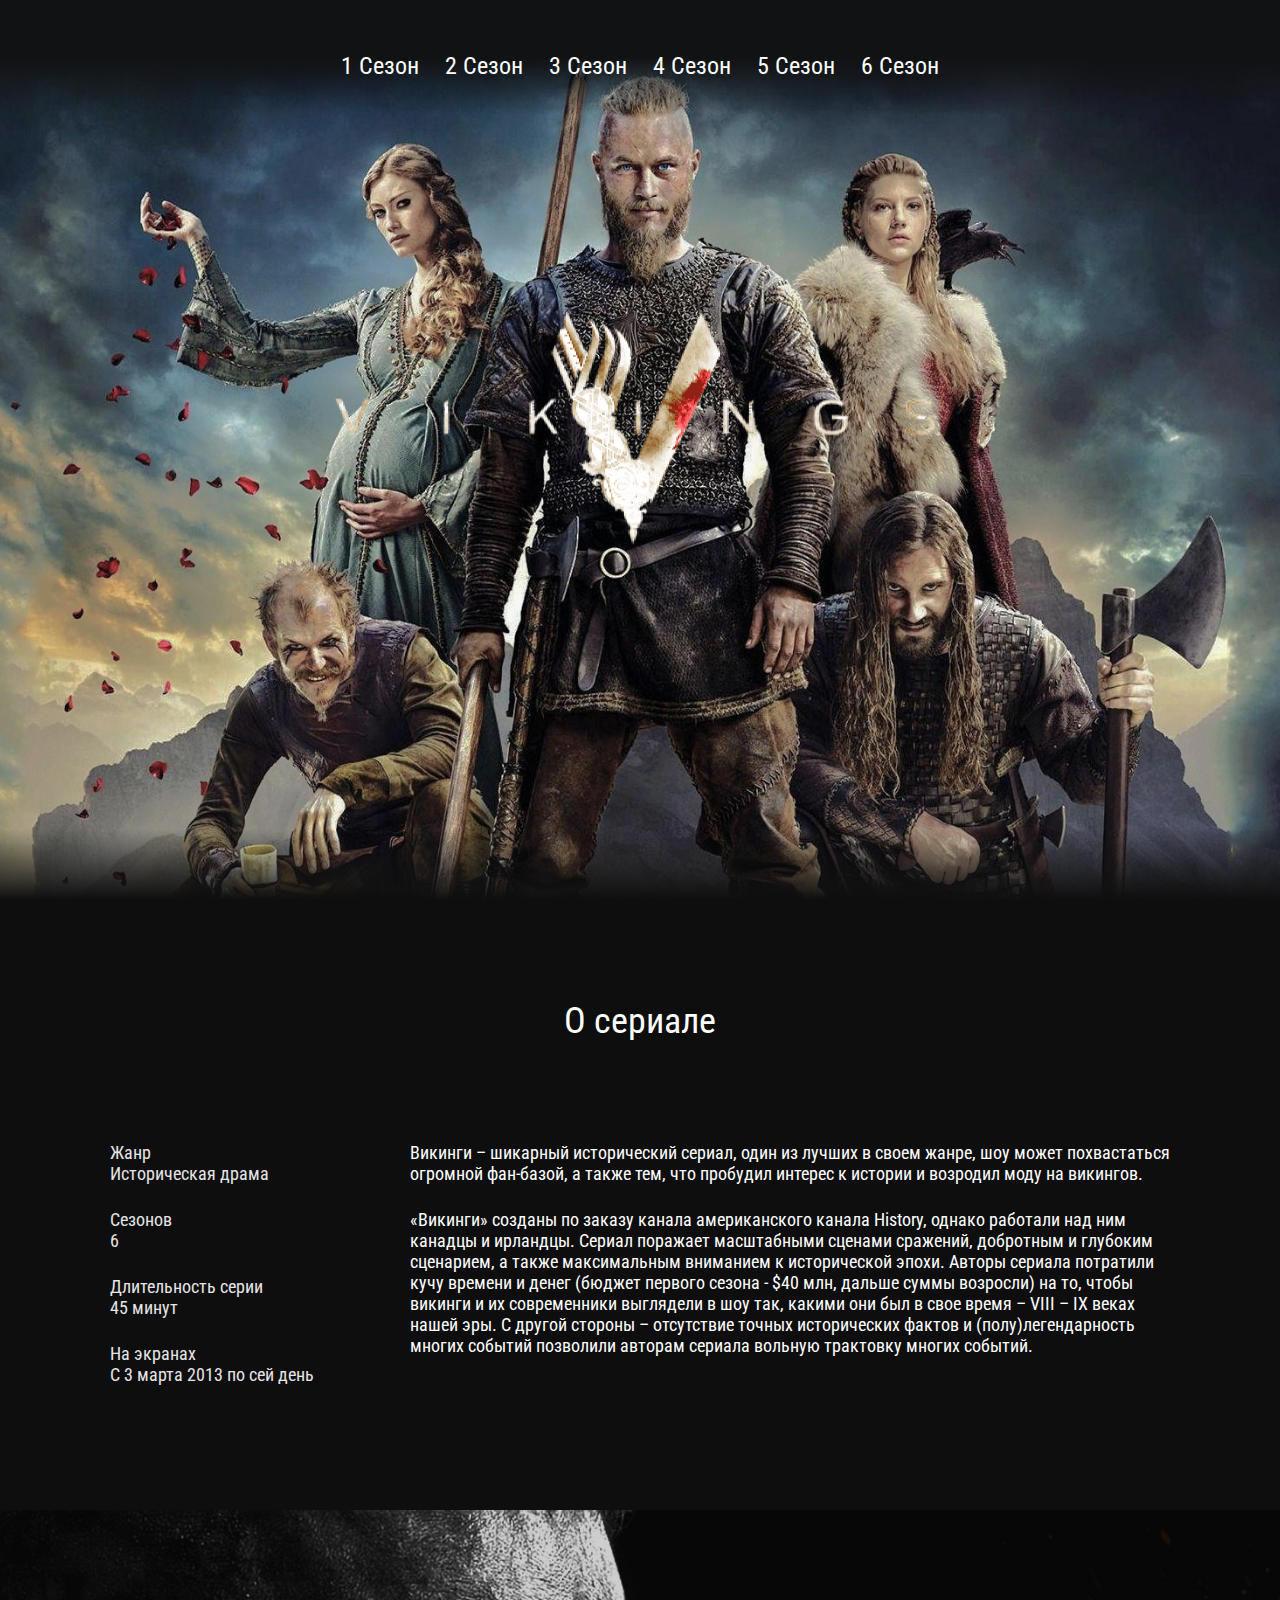
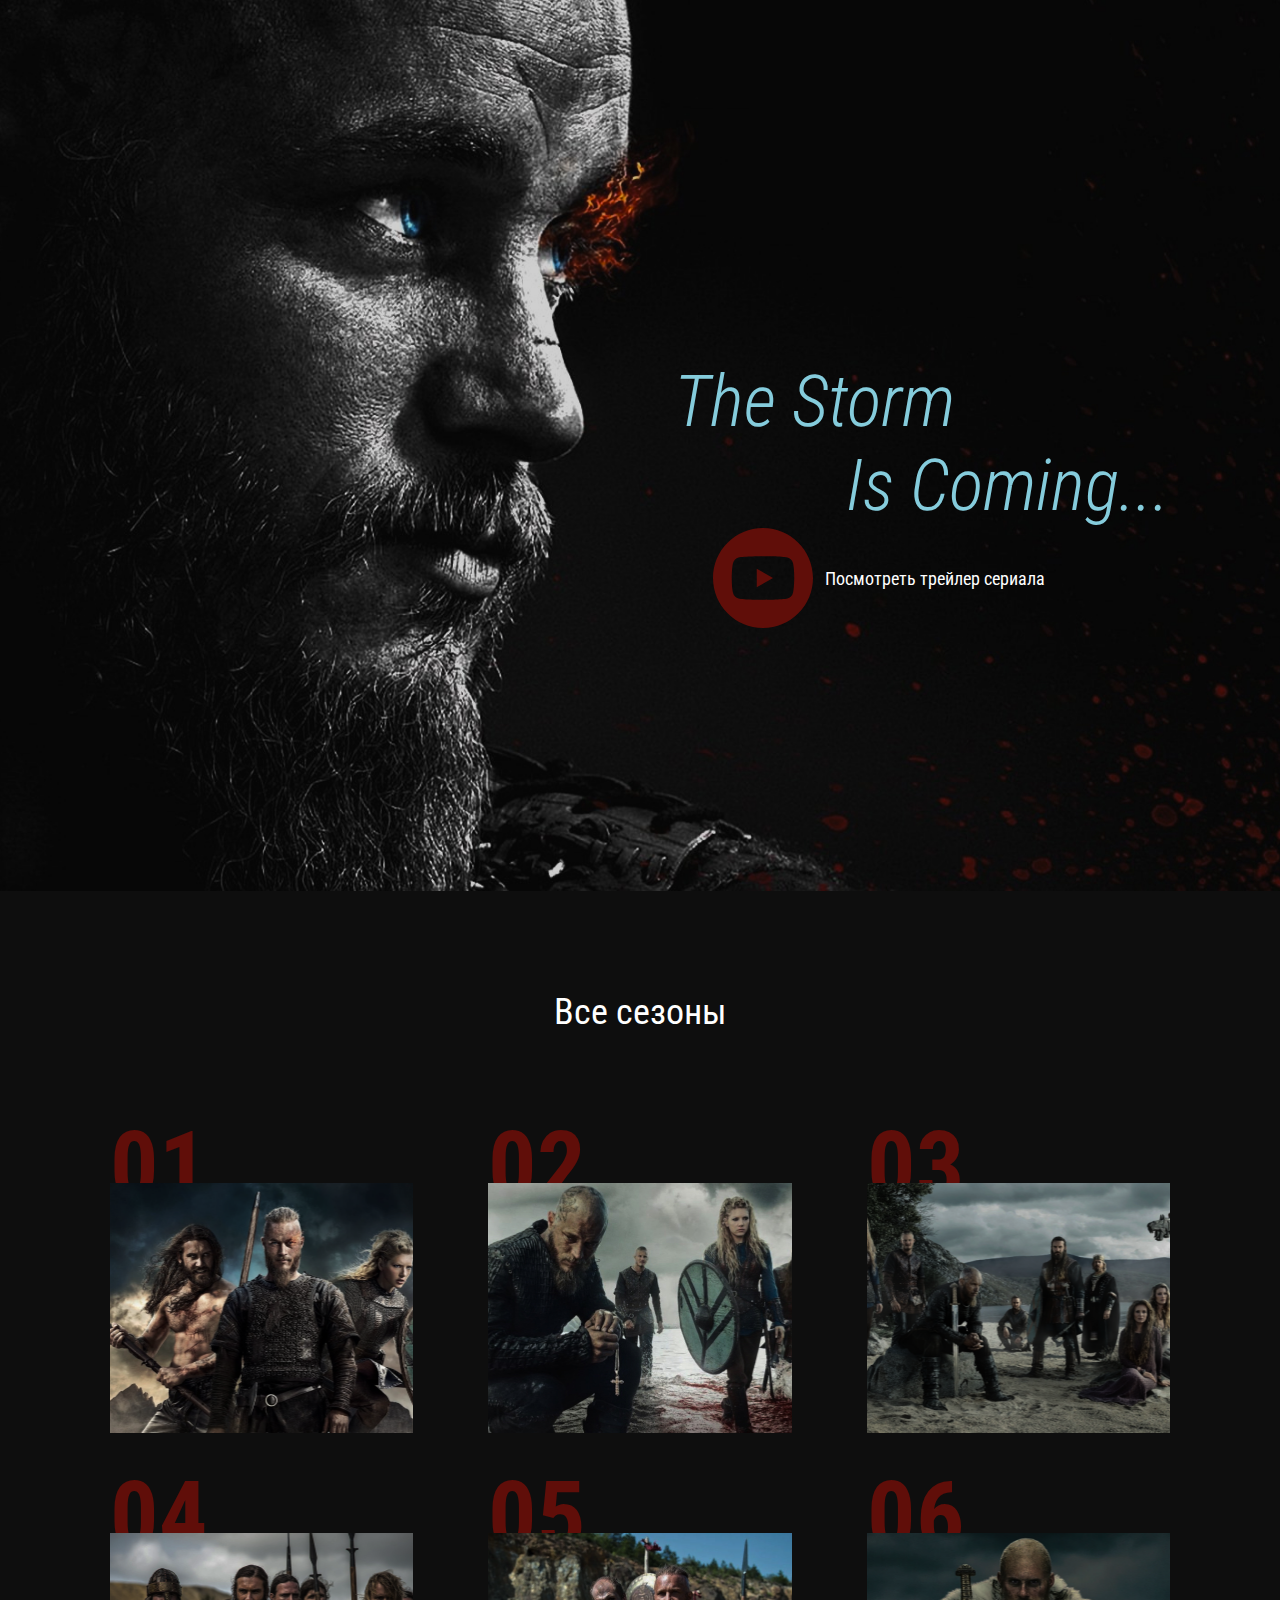
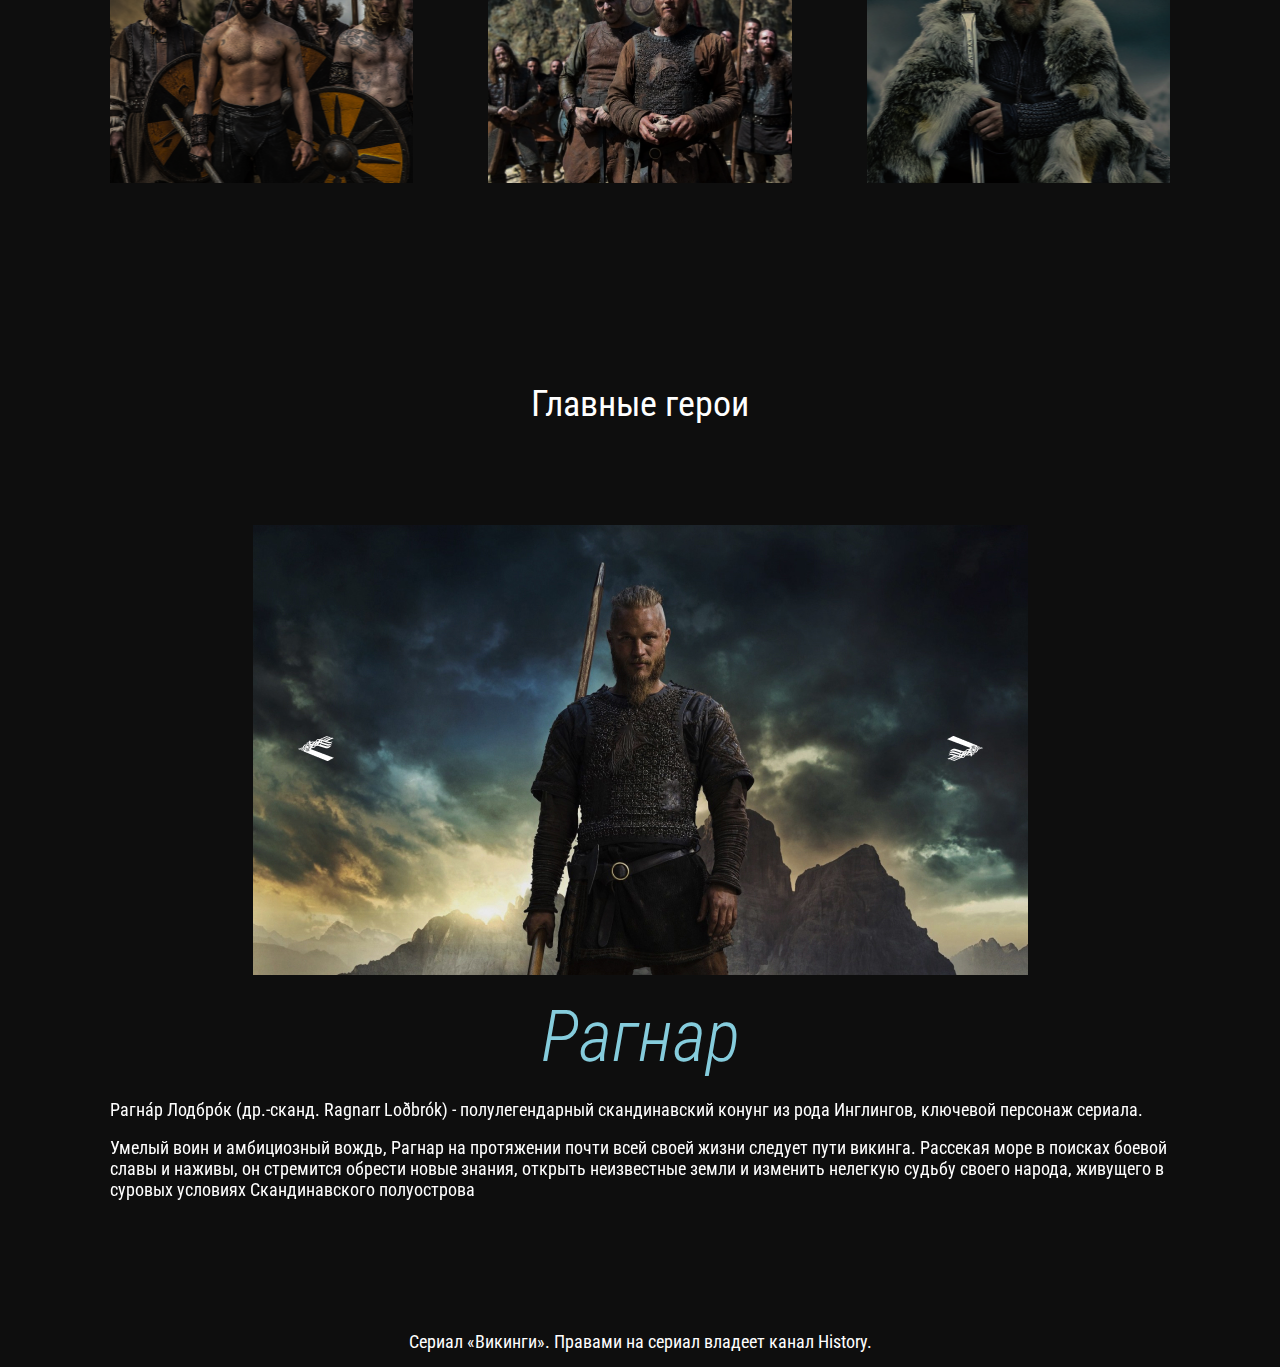
<file: index.html>
<!DOCTYPE html>
<html lang="ru"> <!-- Язык содержимого на странице -->
<head>
  <meta charset="UTF-8"> <!-- Кодировка символов -->
  <meta name="viewport" content="width=device-width, initial-scale=1.0">
  <meta http-equiv="X-UA-Compatible" content="ie=edge">
  <title>Document</title> <!-- Название  страницы -->
  <link href="https://fonts.googleapis.com/css2?family=Roboto+Condensed:ital,wght@0,400;0,700;1,300&display=swap" rel="stylesheet"> <!-- Подключение шрифтов из Google Fonts -->
  <link rel="stylesheet" href="css/reset.css">
  <link rel="stylesheet" href="css/slick.css">
  <link rel="stylesheet" href="css/jquery.fancybox.css"> <!-- Подключение fancybox, youtube плеер -->
  <link rel="stylesheet" href="css/style.css"> <!-- Подключение css -->
</head>
<body>
  <header class="header"> 
    <nav class="menu">
      <button class="menu__btn"></button>
      <ul class="menu__list">
        <li class="menu__list-item"> 
          <a class="menu__list-link" href="season1.html">1 Сезон</a>
        </li>
        <li class="menu__list-item">
          <a class="menu__list-link" href="#">2 Сезон</a> 
        </li>
        <li class="menu__list-item">
          <a class="menu__list-link" href="#">3 Сезон</a> 
        </li>
        <li class="menu__list-item">
          <a class="menu__list-link" href="#">4 Сезон</a>
        </li>
        <li class="menu__list-item"> 
          <a class="menu__list-link" href="#">5 Сезон</a>
        </li>
        <li class="menu__list-item">
          <a class="menu__list-link" href="#">6 Сезон</a> 
        </li>
      </ul>
    </nav>
    <div class="logo">
      <img class="logo__img" src="images/logo.png" alt="Логотип">
    </div>
 </header>

 <section class="about section-page">
   <div class="container">
     <h3 class="title">
       О сериале
      </h3>
      <div class="about__inner">
        <ul class="about__info">
          <li class="about__info-item">
            Жанр
            <span>Историческая драма</span> 
          </li>
          <li class="about__info-item">
            Сезонов
            <span>6</span>
          </li>
          <li class="about__info-item">
            Длительность серии
            <span>45 минут</span> 
          </li>
          <li class="about__info-item"> 
            На экранах
            <span>С 3 марта 2013 по сей день</span>
          </li>
        </ul>
        <div class="about__text"> 
          <p>
            Викинги – шикарный исторический сериал, один из лучших в своем жанре, шоу может похвастаться огромной фан-базой, а также тем, что пробудил интерес к истории и возродил моду на викингов.
          </p>
          <p> 
            «Викинги» созданы по заказу канала американского канала History, однако работали над ним канадцы и ирландцы. Сериал поражает масштабными сценами сражений, добротным и глубоким сценарием, а также максимальным вниманием к исторической эпохи. Авторы сериала потратили кучу времени и денег (бюджет первого сезона - $40 млн, дальше суммы возросли) на то, чтобы викинги и их современники выглядели в шоу так, какими они был в свое время – VIII – IX веках нашей эры. С другой стороны – отсутствие точных исторических фактов и (полу)легендарность многих событий позволили авторам сериала вольную трактовку многих событий.
          </p>
        </div>  
      </div>
    </div> 
  </section>
  
  <section class="video">
    <div class="container">
      <h3 class="video__text">
        <span>The Storm</span>
        Is Coming...
      </h3>
      <a class="video__btn" data-fancybox href="https://www.youtube.com/watch?v=BPo5XgNOQYw">Посмотреть трейлер сериала</a>
    </div>    
  </section>
  
  <section class="seasons section-page">
    <div class="container">
      <h3 class="title">Все сезоны</h3>
      <ol class="seasons__inner">
        <li class="seasons__item"  style="background-image: url(./images/season1.png);">
          <a href="season1.html" class="seasons__link">Смотреть</a>
        </li>
        <li class="seasons__item" style="background-image: url(./images/season2.jpg);">
          <a href="" class="seasons__link">Смотреть</a>
        </li>
        <li class="seasons__item" style="background-image: url(./images/season3.png);">
          <a href="" class="seasons__link">Смотреть</a>
        </li>
        <li class="seasons__item" style="background-image: url(./images/season4.png);">
          <a href="" class="seasons__link">Смотреть</a>
        </li>
        <li class="seasons__item" style="background-image: url(./images/season5.png);">
          <a href="" class="seasons__link">Смотреть</a>
        </li>
        <li class="seasons__item" style="background-image: url(./images/season6.png);">
          <a href="" class="seasons__link">Смотреть</a>
        </li>
      </ol>
    </div>

  </section>

  <section class="hero section-page">
    <div class="container">
      <h3 class="title">Главные герои</h3>
      <div class="heroes__inner">
        <div class="heroes__slider-img">
          <img src="./images/hero1.jpg" alt="" class="heroes__images">
          <img src="./images/hero1.jpg" alt="" class="heroes__images">
          <img src="./images/hero1.jpg" alt="" class="heroes__images">
        </div>
        <div class="heroes__text">
          <div class="heroes__slider-text">
            <h4 class="heroes__name">Рагнар</h4>
            <p>Рагна́р Лодбро́к (др.-сканд. Ragnarr Loðbrók) - полулегендарный скандинавский конунг из рода Инглингов, ключевой персонаж сериала.</p>
            <p>Умелый воин и амбициозный вождь, Рагнар на протяжении почти всей своей жизни следует пути викинга. Рассекая море в поисках боевой славы и наживы, он стремится обрести новые знания, открыть неизвестные земли и изменить нелегкую судьбу своего народа, живущего в суровых условиях Скандинавского полуострова</p>
          </div>
          <div class="heroes__slider-text">
            <h4 class="heroes__name">Рагнар2</h4>
            <p>Рагна́р Лодбро́к (др.-сканд. Ragnarr Loðbrók) - полулегендарный скандинавский конунг из рода Инглингов, ключевой персонаж сериала.</p>
            <p>Умелый воин и амбициозный вождь, Рагнар на протяжении почти всей своей жизни следует пути викинга. Рассекая море в поисках боевой славы и наживы, он стремится обрести новые знания, открыть неизвестные земли и изменить нелегкую судьбу своего народа, живущего в суровых условиях Скандинавского полуострова</p>
          </div>
          <div class="heroes__slider-text">
            <h4 class="heroes__name">Рагнар3</h4>
            <p>Рагна́р Лодбро́к (др.-сканд. Ragnarr Loðbrók) - полулегендарный скандинавский конунг из рода Инглингов, ключевой персонаж сериала.</p>
            <p>Умелый воин и амбициозный вождь, Рагнар на протяжении почти всей своей жизни следует пути викинга. Рассекая море в поисках боевой славы и наживы, он стремится обрести новые знания, открыть неизвестные земли и изменить нелегкую судьбу своего народа, живущего в суровых условиях Скандинавского полуострова</p>
          </div>
        </div>
      </div>
    </div>
  </section>

  <footer class="footer">
    <div class="container">
      <div class="copy">Сериал «Викинги». Правами на сериал владеет канал History.</div>
    </div>
  </footer>

  

  <script src="https://ajax.googleapis.com/ajax/libs/jquery/3.4.1/jquery.min.js"></script>
  <script src="js/slick.min.js"></script>
  <script src="js/jquery.fancybox.min.js"></script>
  <script src="js/main.js"></script> 
  <!-- Подключение Js -->
</body>
</html>
</file>
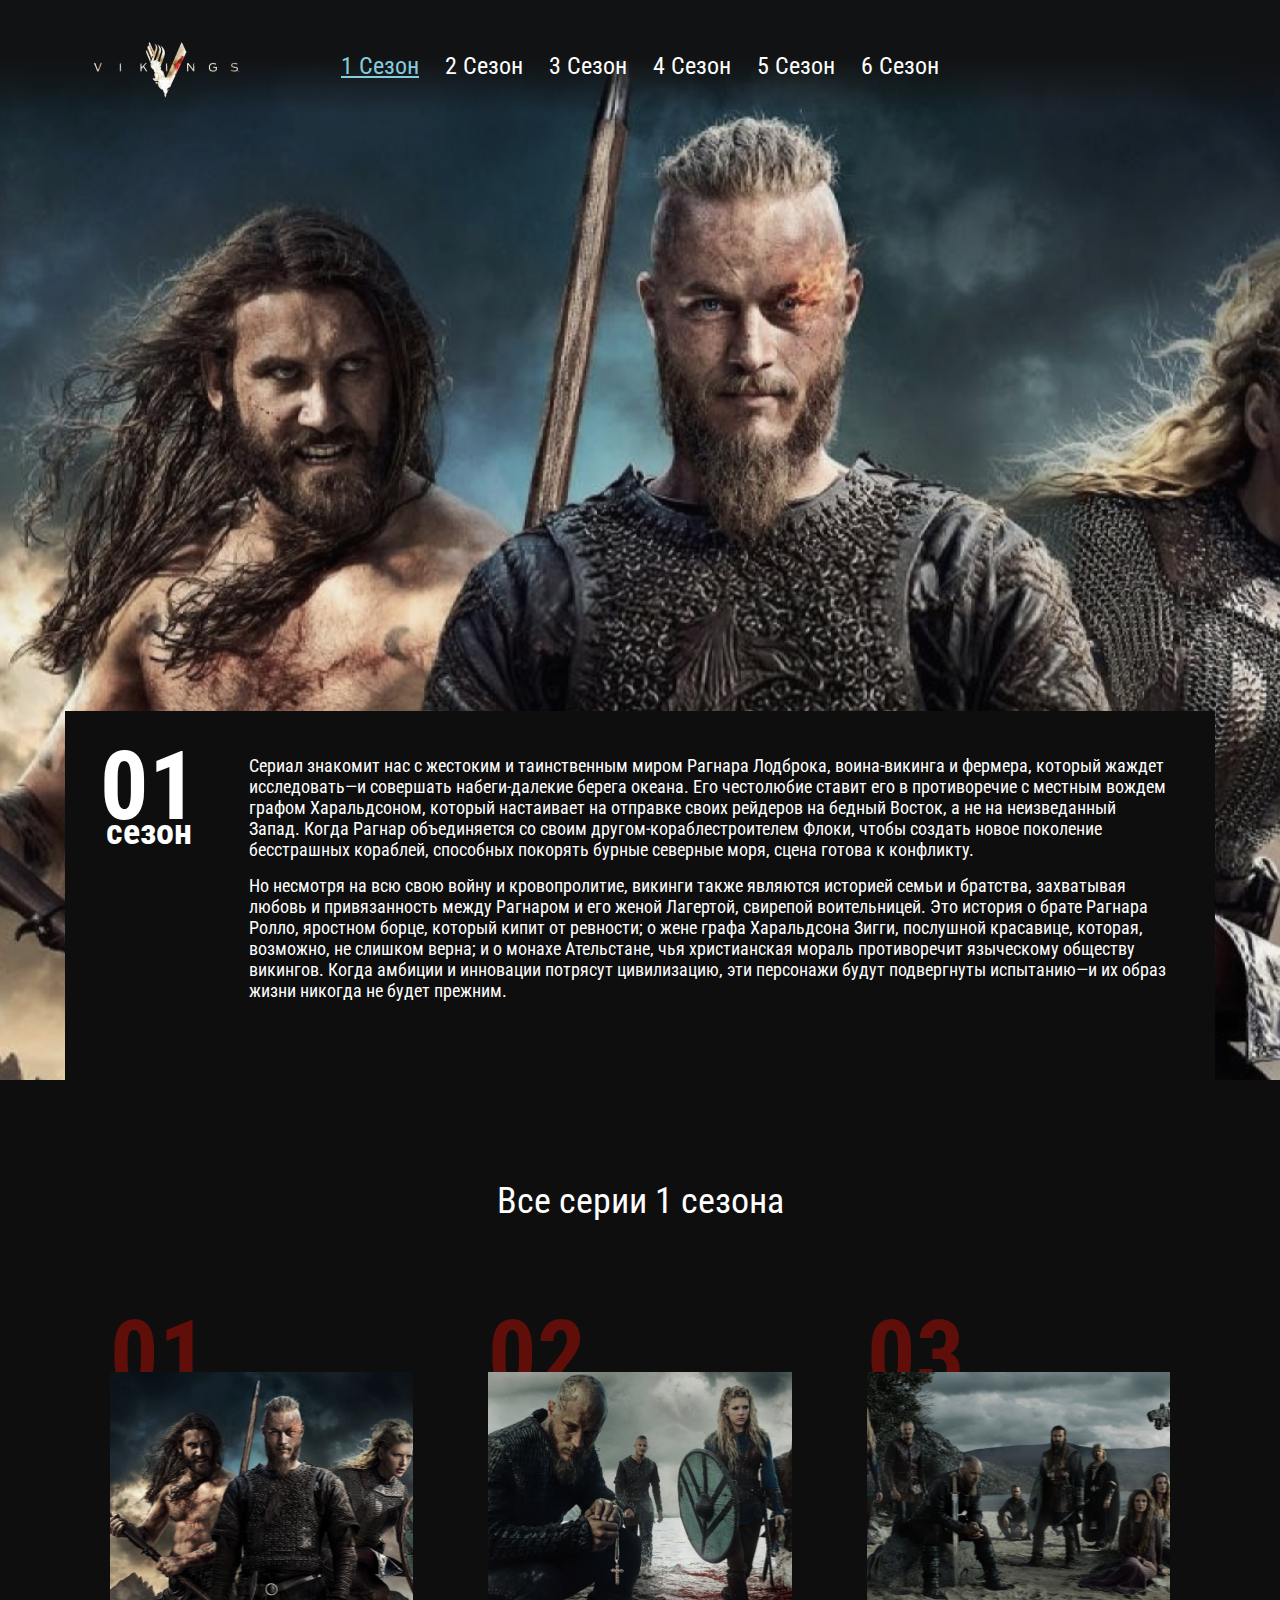
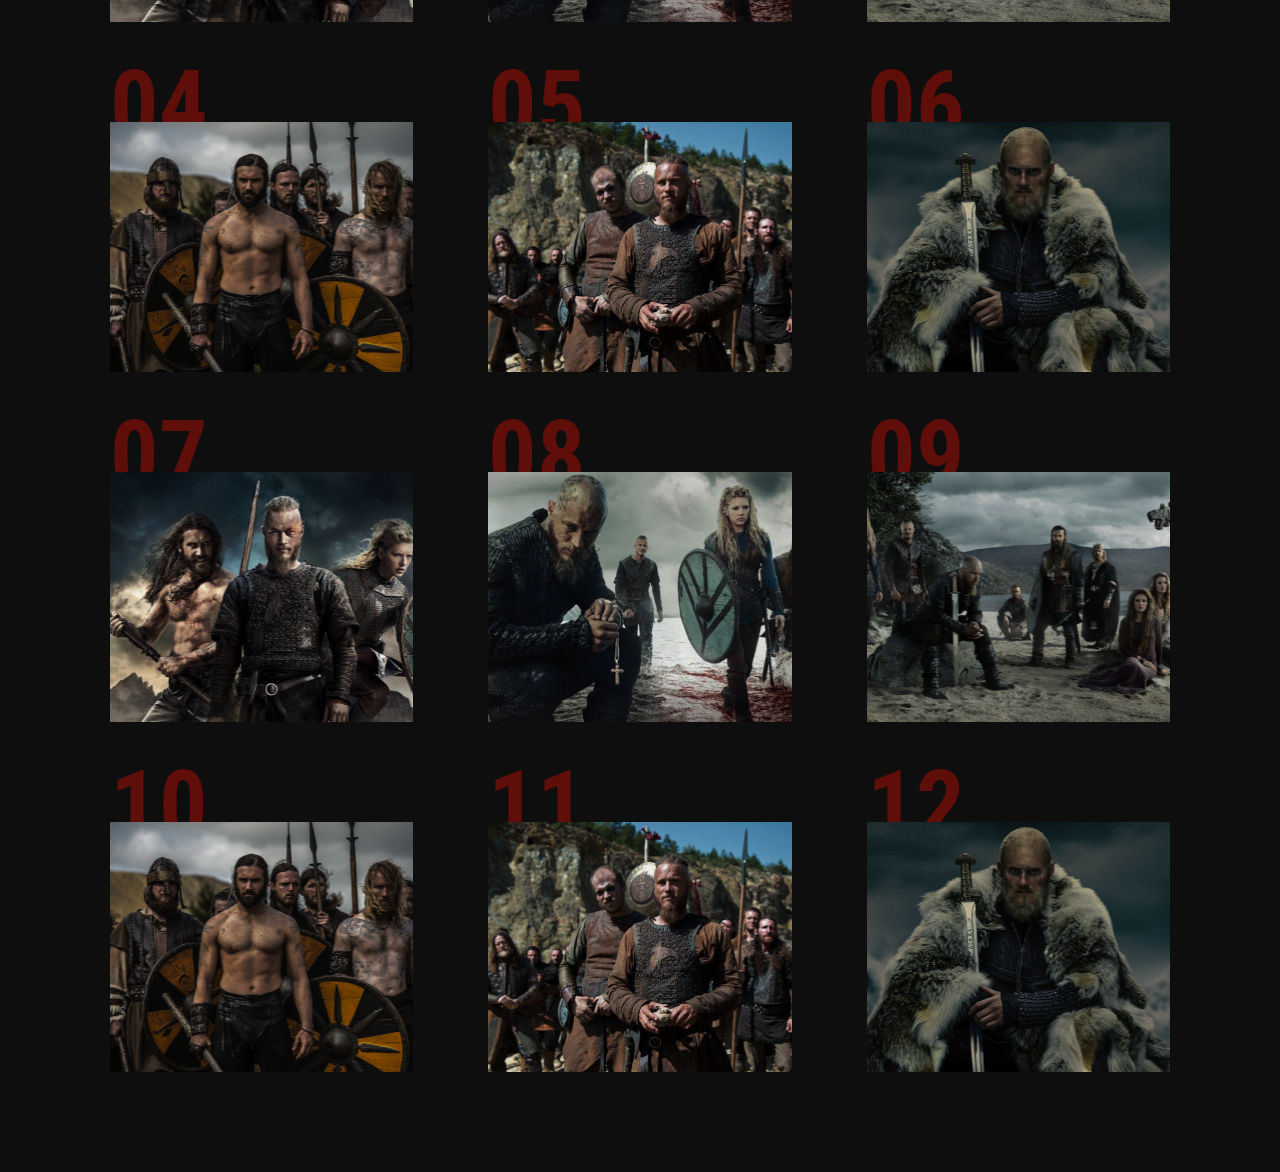
<file: season1.html>
<!DOCTYPE html>
<html lang="ru"> <!-- Язык содержимого на странице -->
<head>
  <meta charset="UTF-8"> <!-- Кодировка символов -->
  <meta name="viewport" content="width=device-width, initial-scale=1.0">
  <meta http-equiv="X-UA-Compatible" content="ie=edge">
  <title>Document</title> <!-- Название  страницы -->
  <link href="https://fonts.googleapis.com/css2?family=Roboto+Condensed:ital,wght@0,400;0,700;1,300&display=swap" rel="stylesheet"> <!-- Подключение шрифтов из Google Fonts -->
  <link rel="stylesheet" href="css/reset.css">
  <link rel="stylesheet" href="css/slick.css">
  <link rel="stylesheet" href="css/jquery.fancybox.css"> <!-- Подключение fancybox, youtube плеер -->
  <link rel="stylesheet" href="css/style.css"> <!-- Подключение css -->
</head>
<body>

  <header class="page-header">
    <nav class="menu"> 
      <button class="menu__btn"></button>
      <div class="menu__container">
        <a href="index.html" class="page-logo">
          <img src="./images/page-logo.png" alt="">
        </a>
        <ul class="menu__list"> 
          <li class="menu__list-item"> 
            <a class="menu__list-link menu__list-link--active" href="season1.html">1 Сезон</a> 
          </li>
          <li class="menu__list-item"> 
            <a class="menu__list-link" href="#">2 Сезон</a> 
          </li>
          <li class="menu__list-item">
            <a class="menu__list-link" href="#">3 Сезон</a> 
          </li>
          <li class="menu__list-item"> 
            <a class="menu__list-link" href="#">4 Сезон</a> 
          </li>
          <li class="menu__list-item"> 
            <a class="menu__list-link" href="#">5 Сезон</a>
          </li>
          <li class="menu__list-item">
            <a class="menu__list-link" href="#">6 Сезон</a> 
          </li>
        </ul>
      </div>
    </nav>
    <div class="season__info">
      <div class="season__info-num">
        01 <span>сезон</span>
      </div>
      <div class="season__info-text">
        <p>Сериал знакомит нас с жестоким и таинственным миром Рагнара Лодброка, воина-викинга и фермера, который жаждет исследовать—и совершать набеги-далекие берега океана. Его честолюбие ставит его в противоречие с местным вождем графом Харальдсоном, который настаивает на отправке своих рейдеров на бедный Восток, а не на неизведанный Запад. Когда Рагнар объединяется со своим другом-кораблестроителем Флоки, чтобы создать новое поколение бесстрашных кораблей, способных покорять бурные северные моря, сцена готова к конфликту.</p>
        <p>Но несмотря на всю свою войну и кровопролитие, викинги также являются историей семьи и братства, захватывая любовь и привязанность между Рагнаром и его женой Лагертой, свирепой воительницей. Это история о брате Рагнара Ролло, яростном борце, который кипит от ревности; о жене графа Харальдсона Зигги, послушной красавице, которая, возможно, не слишком верна; и о монахе Ательстане, чья христианская мораль противоречит языческому обществу викингов. Когда амбиции и инновации потрясут цивилизацию, эти персонажи будут подвергнуты испытанию—и их образ жизни никогда не будет прежним.</p>
      </div>
    </div>
  </header> 

  <section class="seasons section-page">
    <div class="container">
      <h3 class="title">Все серии 1 сезона</h3>
      <ol class="seasons__inner">
        <li class="seasons__item"  style="background-image: url(./images/season1.png);">
          <a data-fancybox="gallery" href="https://www.youtube.com/watch?v=BPo5XgNOQYw?autoplay=0" class="seasons__link">Смотреть</a>
        </li>
        <li class="seasons__item" style="background-image: url(./images/season2.jpg);">
          <a data-fancybox="gallery" href="https://www.youtube.com/watch?v=BPo5XgNOQYw?autoplay=0" class="seasons__link">Смотреть</a>
        </li>
        <li class="seasons__item" style="background-image: url(./images/season3.png);">
          <a data-fancybox="gallery" href="https://www.youtube.com/watch?v=BPo5XgNOQYw?autoplay=0" class="seasons__link">Смотреть</a>
        </li>
        <li class="seasons__item" style="background-image: url(./images/season4.png);">
          <a data-fancybox="gallery" href="https://www.youtube.com/watch?v=BPo5XgNOQYw?autoplay=0" class="seasons__link">Смотреть</a>
        </li>
        <li class="seasons__item" style="background-image: url(./images/season5.png);">
          <a data-fancybox="gallery" href="https://www.youtube.com/watch?v=BPo5XgNOQYw?autoplay=0" class="seasons__link">Смотреть</a>
        </li>
        <li class="seasons__item" style="background-image: url(./images/season6.png);">
          <a data-fancybox="gallery" href="https://www.youtube.com/watch?v=BPo5XgNOQYw?autoplay=0" class="seasons__link">Смотреть</a>
        </li>
        <li class="seasons__item" style="background-image: url(./images/season1.png);">
          <a data-fancybox="gallery" href="https://www.youtube.com/watch?v=BPo5XgNOQYw?autoplay=0" class="seasons__link">Смотреть</a>
        </li>
        <li class="seasons__item" style="background-image: url(./images/season2.jpg);">
          <a data-fancybox="gallery" href="https://www.youtube.com/watch?v=BPo5XgNOQYw?autoplay=0" class="seasons__link">Смотреть</a>
        </li>
        <li class="seasons__item" style="background-image: url(./images/season3.png);">
          <a data-fancybox="gallery" href="https://www.youtube.com/watch?v=BPo5XgNOQYw?autoplay=0" class="seasons__link">Смотреть</a>
        </li>
        <li class="seasons__item" style="background-image: url(./images/season4.png);">
          <a data-fancybox="gallery" href="https://www.youtube.com/watch?v=BPo5XgNOQYw?autoplay=0" class="seasons__link">Смотреть</a>
        </li>
        <li class="seasons__item" style="background-image: url(./images/season5.png);">
          <a data-fancybox="gallery" href="https://www.youtube.com/watch?v=BPo5XgNOQYw?autoplay=0" class="seasons__link">Смотреть</a>
        </li>
        <li class="seasons__item" style="background-image: url(./images/season6.png);">
          <a data-fancybox="gallery" href="https://www.youtube.com/watch?v=BPo5XgNOQYw?autoplay=0" class="seasons__link">Смотреть</a>
        </li>
      </ol>
    </div>
  </section>





  <script src="https://ajax.googleapis.com/ajax/libs/jquery/3.4.1/jquery.min.js"></script>
  <script src="js/slick.min.js"></script>
  <script src="js/jquery.fancybox.min.js"></script>
  <script src="js/main.js"></script> <!-- Подключение Js -->
</body>
</html>
</file>
<file: css/style.css>
*{
	box-sizing: border-box; /*Запрещает изменение размеров блоков изза padding и border*/
}

body{
	background-color: #0E0E0E; /*Задаем основной фоновый цвета сайта, смотря на макет*/
	color: #fff; /*Задаем основной цвет шрифта для всего сайта (позже в определенный текст стилизуется отдельно)*/
	font-family: 'Roboto Condensed', sans-serif; /*Задаем шрифт для всего сайта(Google Fonts)*/
	font-weight: 400px; /*Жирность шрифта для всего текта на сайте(позже в определенный текст стилизуется отдельно)*/
	font-size: 18px; /*Размер шрифта для всего текта на сайте(позже в определенный текст стилизуется отдельно)*/
	line-height: 21px; /*Высота строки для всего текта на сайте(позже в определенный текст стилизуется отдельно)*/
}

a{
	color: inherit; /*Цвет наследуется(inherit) от предка(смотри color в body)*/
	text-decoration: none; /*Отключаем текстовую декорацию*/
}

.container{
	max-width: 1080px;
	padding: 0 10px;
	margin: 0 auto;
}
.container__two{
	width: 1220px;
	margin: 0 auto;
	padding: 0 10px;
}

.section-page{
	padding: 100px;
}

.title{
	text-align: center;
	margin-bottom: 100px;
	font-size: 36px;
	line-height: 42px;
	font-weight:400; 
}

ul{
	list-style: none; /*Отключаем декорацию для маркированого списка*/
}

.header{
	background-image: url(../images/header-bg.jpg); /*Фоновая картинка*/
	height: 100vh; /*Высота 100vh = 100% высоты окна браузера*/
	background-repeat: no-repeat; /*Запрещает картинке размножаться*/
	background-size: cover; /*Позволяет картинке масштабироваться при уменшении окна браузера*/
	background-position: center 50px; /*Позиционируем фоновую картнку по центру и смещаем на 50px вниз из-за градиента*/
	text-align: center; /*Выравниваем текст и логотип(?) по центру*/
	position: relative; /*".header::after" абсолютно спозиционирован относительно ".header"*/
}

.header::after{ /*Псевдо элемент*/
	content: ""; /*Обязательная строчка для псевдо элемента*/
	position: absolute; /*".header::after" абсолютно спозиционирован относительно ".header"*/
	height: 71px; /*Высота градиента*/
	bottom: 0; /*Отступ снизу*/
	left: 0; /*Отступ слева*/
	width: 100%; /*Ширина на всю ширину сайта*/
	background: linear-gradient(180deg, #0E0E0E 0%, rgba(17, 17, 17, 0.850295) 16.53%, rgba(32, 31, 33, 0) 100%); /*Вставили градиент из Figma*/
	transform: rotate(180deg); /*Повернули градиент на 180 градусов*/
}

.menu{
	padding: 50px 0 50px; /*Отступы(внутренние) от границ элемента*/
	background: linear-gradient(180deg, #111213 0%, #111213 43.62%, rgba(32, 31, 33, 0) 86.33%); /*Вставили градиент из Figma*/
}

.menu__btn {
	display: none;
}

.menu__list{
	display: flex; /*Все пункты нашего списка встали в ряд*/
	justify-content: center; /*Выравнивает контент по центру страницы(не текст, а контент)*/
}

.menu__list-item{
	padding: 0 13px; /*Сделали отступы между сезонами/Отступы(внутренние) от границ элемента(тут можно было и margin, или для ссылки тоже margin(НЕ padding))*/
}

.menu__list-link{
	font-size: 36px; /*Размер шрифта*/
	line-height: 42px; /*Высота строки*/
}

.menu__list-link:hover,
.menu__list-link--active{ /*Состояние текста(ссылки) при навелении на него курсором*/
	color: #85CCDC; /*Цвет текста при наведении на ссылку*/
	text-decoration: underline; /*Тестовая декорация (нижнее подчеркивание)*/
}

.logo{
	padding-top: 20vh; /*Опустили логотип/Отступы(внутренние) от границ элемента*/
}

.about__inner{
	display: flex;
}

.about__info{
	width: 375px;
	margin-right: 50px;
	flex: none;
}

.about__info-item span{
	display: block;
}

.about__info-item{
	margin-bottom: 25px;
	color: #E5E5E5;
}

.about__text p{
	margin-bottom: 25px;
}

.video{
	background-image: url(../images/video-bg.jpg); /*Фоновая картинка*/
	height: 115vh;
	background-repeat: no-repeat;
	background-size: cover;
	background-position: center center;
	text-align: right;
}

.video__text{
	font-style: italic;
	font-weight: 300;
	font-size: 72px; 
	line-height: 84px;
	color: #85CCDC;
	padding-top: 50vh;
	margin-bottom: 40px;
}

.video__text span{
	display: block;
	padding-right: 215px;
}

.video__btn{
	padding-left: 112px;
	position: relative; /*".video__btn::before" абсолютно спозиционирован относительно ".video__btn"*/
	margin-right: 230px;
}

.video__btn::before{ /*Псевдо элемент*/
	content: ""; /*Обязательная строчка для псевдо элемента*/
	position: absolute; /*".video__btn::before" абсолютно спозиционирован относительно ".video__btn"*/
	width: 100px;
	height: 100px;
	left: 0;
	background-image: url(../images/youtube-btn.svg); /*Фоновая картинка*/
	top: -40px;
}

.seasons__inner {
	display: grid;
	grid-template-columns: repeat(auto-fill, minmax(260px, 1fr));
	grid-gap: 100px 75px;
	counter-reset: number;
	padding-top: 50px;
}


.seasons__item {
	/* width: 350px; */
	height: 250px;
	background-repeat: no-repeat;
	background-position: center center;
	background-size: cover;
	list-style: none;
	position: relative;
	display: flex;
	justify-content: center;
	align-items: center;
}

.seasons__item::before {
	content: '0' counter(number);
	counter-increment: number;
	font-weight: bold;
	font-size: 96px;
	line-height: 112px;
	color: #600E09;
	position: absolute;
	left: 0;
	top: -73px;
	z-index: -1;
}

.seasons__item:nth-child(n+10)::before {
	content: counter(number);

}

.seasons__link {
	font-size: 36px;
	line-height: 42px;
	padding: 12px 78px 11px;
	background-color: #0E0E0E;
	opacity: 0;
	transition: all 0.3s;
	z-index: 2;
}

.seasons__item:hover .seasons__link{
	opacity: 1;																	/* Интересно */
}

.seasons__item:hover::after{
	content: '';
	background: rgba(14, 14, 14, 0.8);
	position: absolute;
	top: 0;
	bottom: 0;
	right: 0;
	left: 0;
}

.heroes__inner {
	display: flex;
	/* justify-content: space-between; */
}

.heroes__slider-img {
max-width: 775px;
}

.heroes__slider-text p{
	padding-bottom: 17px;
	font-style: normal;
	font-weight: normal;
	font-size: 18px;
	line-height: 21px;
}

.heroes__text {
	max-width: 350px;
	margin-left: 75px;
}

.heroes__name {
	font-style: italic;
	font-weight: 300;
	font-size: 72px;
	line-height: 84px;
	color: #85CCDC;
	padding-bottom: 44px;
}

.slick-btn {
	position: absolute;
	top: 50%;
	transform: translateY(-50%);
	border: none;
	background-color: transparent;
	z-index: 5;
	cursor: pointer;
	outline: none;
}

.slick-prev{
	left: 38px;
}

.slick-next{
	right: 38px;
}

.copy {
	padding: 14px 0 15px;
	text-align: center;
}


/* season 1 */


.page-logo {
	position: absolute;
	left: 0;
}

.menu__container {
	max-width: 1385px;
	margin: 0 auto;
	position: relative;
}

.page-header {
	background-image: url(../images/season1-bg.jpg);
	background-repeat: no-repeat;
	background-size: cover;
	background-position: center center;
	height: 90vh;
	position: relative;
}

.season__info {
	position: absolute;
	max-width: 1385px;
	display: flex;
	padding: 44px 47px 64px 35px;
	background: #0E0E0E;
	bottom: 0;
	left: 0;
	right: 0;
	margin: 0 auto;
}

.season__info-num {
	font-style: normal;
	font-weight: bold;
	font-size: 96px;
	line-height: 63px;
	text-align: center;
	padding-right: 51px;

}

.season__info-num span{
	font-size: 36px;
	display: block;
	line-height: 28px;
}

.season__info-text p{
	padding-bottom: 15px;
}


/* Aдаптив */

@media(max-width: 1420px){
	.page-logo {
		left: 20px;
		top: -6px;
	}
}


@media(max-width: 1366px){
	.logo__img{
		max-width: 50%;
	}
	.menu__list-link {
		font-size: 24px;
		line-height: 32px;
	}
	.about__info {
		width: 250px;
	}
	.video__btn {
		margin-right: 125px;
	}
	.heroes__inner {
		flex-direction: column;
    align-items: center;
	}
	.heroes__text {
		/* width: 100%; */
		max-width: 100%;
		margin-left: 0;
		padding-top: 20px;
	}
	.heroes__name {
		padding-bottom: 20px;
		text-align: center;
	}
	.page-header {
		height: 120vh;
	}
	.page-logo {
		left: 90px;
		top: -8px;
	}
	.season__info{
		max-width: 1150px;
	}
	
}

@media(max-width: 1350px){
	.video {
		height: 109vh;
	}
}

@media(max-width: 1088px){
	.seasons__item {
		height: 340px;
	}
}

@media(max-width: 1024px){
	.page-header {
		background-position: -893px center;
	}
}

@media(max-width: 1105px){
	.page-logo{
		display: none;
	}
}

@media(max-width: 950px){
	.heroes__inner {
		display: block;
	}
	.heroes__text {
		/* width: 100%; */
		max-width: 100%;
		margin-left: 0;
		padding-top: 20px;
	}
	.heroes__name {
		padding-bottom: 20px;
	}
	.page-logo {
		display: none;
	}
}

@media(max-width: 800px){
	.about__inner {
		display: block;
	}
	.section-page {
		padding: 50px;
	}
	.title{
		margin-bottom: 35px;
		font-size: 28px;
		line-height: 36px;
	}
	.video__text{
		font-size: 52px;
		line-height: 55px;
	}
	.video__text span{
		padding-right: 190px;
	}
	.video__btn {
		margin-right: 30px;
		padding-left: 80px;
	}
	.video__btn::before{
		top: -25px;
		width: 70px;
		height: 70px;
		background-size: cover;
	}
	.menu__list-link {
		font-size: 20px; /*Размер шрифта*/

	}
	
}

@media(max-width: 768px){
	.page-header {
		background-position: -1013px center;
	}
.seasons__inner {
	grid-gap: 80px 35px;
	}
	.title{
		margin-bottom: 50px;
		font-size: 28px;
		line-height: 36px;
	}
	.season__info {
		display: block;
		padding: 44px 47px 26px 35px;
	}
	.season__info-num {
		padding-right: 0;	
		padding-bottom: 15px;	
	}
}

@media(max-width: 720px){
	.seasons__inner {
		align-items: center;
	}
}

@media(max-width: 640px){
	.page-header {
		background-position: -1018px center;
		height: 170vh;
}
	.header{
		background-position: center 17px;
	}
	.menu{
		padding: 0;
		background: linear-gradient(180deg, #111213 7%, #111213 5%, rgba(32, 31, 33, 0) 55.33%);
	}
	.menu__btn {
		display: block;
		width: 50px;
		height: 50px;
		cursor: pointer;
		position: absolute;
		top: 20px;
		right: 10px;
		z-index: 5;
	}
	.menu__list {
		display: block;
		transform: translateY(-130%);
		transition: all 0.3s;
		text-align: center;
	}
	.menu__list.menu__list--active {
		transform: translateY(0%);
		padding: 90px 0 50px;
		background-color: #0E0E0E;
		opacity: 86%;
	}
	.menu__list-link {
		display: block;
		padding: 10px 0;
		z-index: 5;
	}
	.page-logo{
		display: block;
		position: absolute;
		top: 26px;
		left: 38.5%;
		z-index: 5;
	}
	.logo{
		padding-top: 21vh;
	}
	.video__text {
    font-size: 45px;
    line-height: 48px;
	}
	.video__btn {
    margin-right: 6px;
	}
	.video__text span {
    padding-right: 177px;
	}
	.seasons__item {
		height: 415px;
	}
}

@media(max-width: 460px){
	.heroes__name {
		font-size: 53px;
		line-height: 50px;
	}
	
}

@media(max-width: 425px){
	.page-header{
		background-position: -1178px -103px;
	}
}

@media(max-width: 414px){
	.seasons__item {
		height: 205px;
	}
}

@media(max-width: 375px){
	.page-header {
		height: 150vh;
    background-position: -1566px -110px;
	}
}

@media(max-width: 360px){
	.heroes__name {
		text-align: center;
	}
	.heroes__slider-text p{
		font-size: 15px;
    line-height: 17px;
	}
	.slick-next {
    right: 0px;
	}
	.slick-prev {
    left: 0px;
	}
}


@media(max-width: 320px){
	.page-header {
		background-position: -1593px -110px;
	}
	.seasons__item {
		height: 194px;
	}
	body{
		font-size: 16px;
		line-height: 16px;
	}
	.video__text span {
    padding-right: 25px;
	}
	.video__text {
    font-size: 41px;
    line-height: 45px;
	}
	.video__btn {
		font-size: 0;
		left: -52px;
	}
	.section-page {
    padding: 21px;
	}
	.copy {
    font-size: 10px;
    padding-left: 10px;
	}
}
</file>
